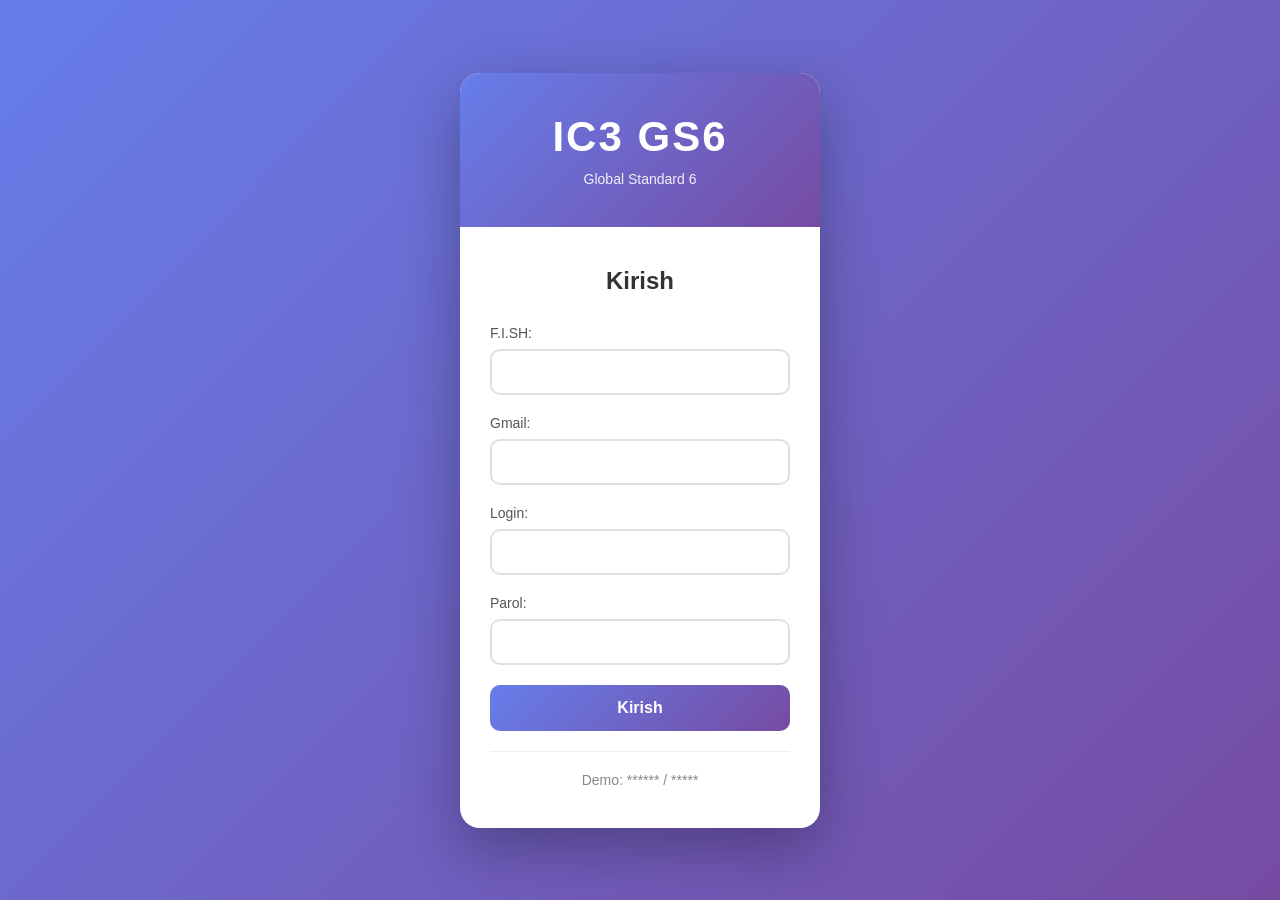
<file: index.html>
<!DOCTYPE html>
<html lang="uz">
<head>
    <meta charset="UTF-8">
    <meta name="viewport" content="width=device-width, initial-scale=1.0">
    <title>IC3 GS6 - Kirish</title>
    <link rel="stylesheet" href="styles.css">
</head>
<body>
    <div class="container">
        <div class="login-box">
            <div class="logo">
                <h1>IC3 GS6</h1>
                <p>Global Standard 6</p>
            </div>
            <form id="loginForm">
                <h2>Kirish</h2>
                <div class="input-group">
                    <label for="fish">F.I.SH:</label>
                    <input type="text" id="fish" name="FISH" required>
                </div>
                <div class="input-group">
                    <label for="email">Gmail:</label>
                    <input type="email" id="email" name="Gmail" required>
                </div>
                <div class="input-group">
                    <label for="username">Login:</label>
                    <input type="text" id="username" name="username" required>
                </div>
                <div class="input-group">
                    <label for="password">Parol:</label>
                    <input type="password" id="password" name="password" required>
                </div>
                <button type="submit" class="login-btn">Kirish</button>
                <div class="demo-info">
                    <p>Demo: ****** / *****</p>
                </div>
            </form>
        </div>
    </div>
    <script src="script.js"></script>
</body>
</html>
</file>
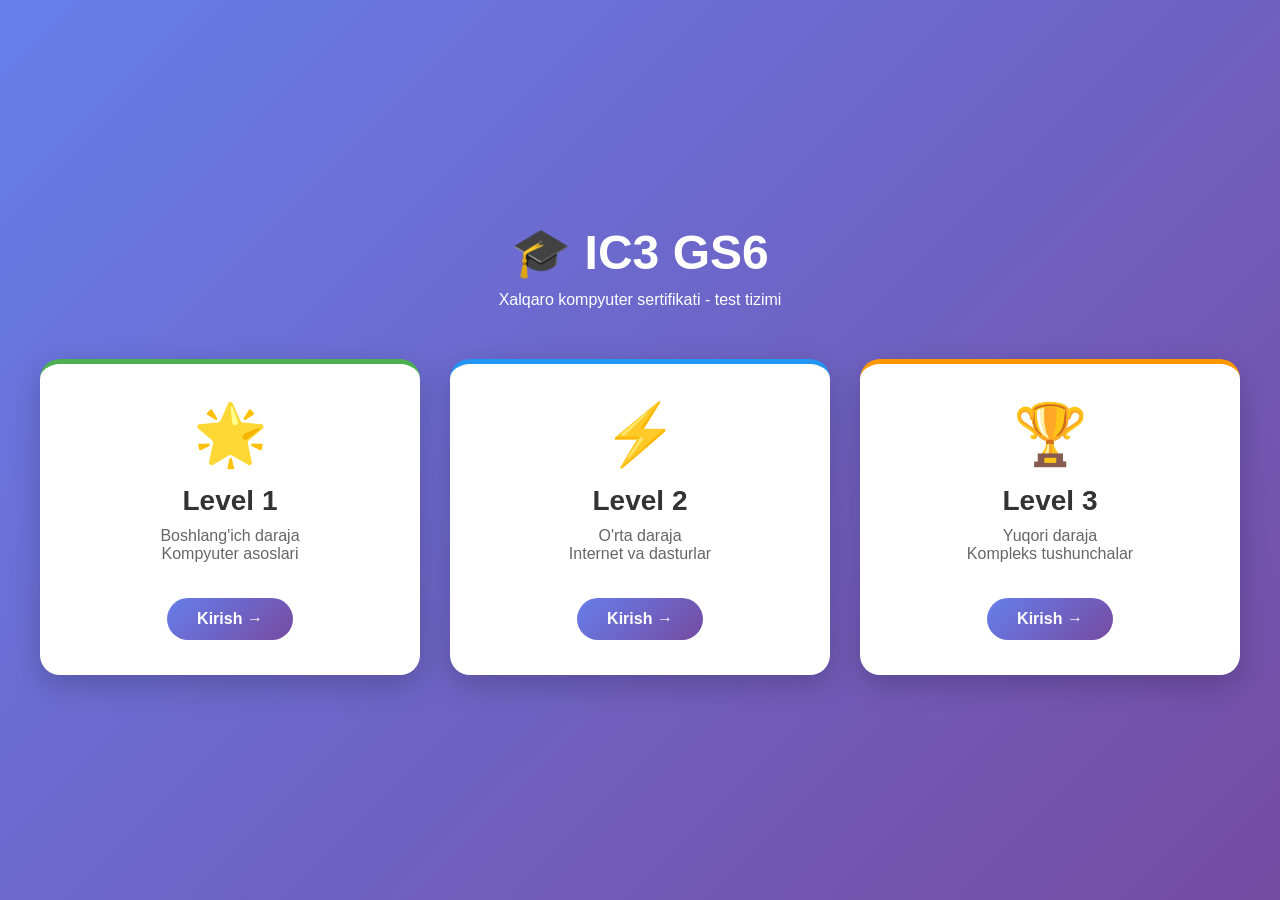
<file: test.html>
<!DOCTYPE html>
<html lang="uz">
<head>
    <meta charset="UTF-8">
    <meta name="viewport" content="width=device-width, initial-scale=1.0, user-scalable=no">
    <title>IC3 GS6 - Interaktiv Test Tizimi</title>
    <style>
        * {
            margin: 0;
            padding: 0;
            box-sizing: border-box;
        }

        body {
            font-family: 'Segoe UI', Tahoma, Geneva, Verdana, sans-serif;
            background: linear-gradient(135deg, #667eea 0%, #764ba2 100%);
            min-height: 100vh;
            -webkit-user-select: none;
            user-select: none;
        }

        /* Level tanlash sahifasi */
        .level-selection {
            min-height: 100vh;
            display: flex;
            align-items: center;
            justify-content: center;
            padding: 40px 20px;
        }

        .selection-container {
            max-width: 1200px;
            width: 100%;
        }

        .selection-header {
            text-align: center;
            color: white;
            margin-bottom: 50px;
        }

        .selection-header h1 {
            font-size: 48px;
            margin-bottom: 10px;
        }

        .levels-container {
            display: grid;
            grid-template-columns: repeat(auto-fit, minmax(320px, 1fr));
            gap: 30px;
        }

        .level-card {
            background: white;
            border-radius: 20px;
            padding: 35px 25px;
            text-align: center;
            transition: all 0.3s ease;
            box-shadow: 0 10px 30px rgba(0,0,0,0.2);
            cursor: pointer;
        }

        .level-card:hover {
            transform: translateY(-10px);
        }

        .level-card.level1 { border-top: 5px solid #4caf50; }
        .level-card.level2 { border-top: 5px solid #2196f3; }
        .level-card.level3 { border-top: 5px solid #ff9800; }

        .level-icon { font-size: 60px; margin-bottom: 15px; }
        .level-card h2 { font-size: 28px; margin-bottom: 10px; color: #333; }
        .level-desc { color: #666; margin-bottom: 20px; }

        .level-enter-btn {
            background: linear-gradient(135deg, #667eea 0%, #764ba2 100%);
            color: white;
            border: none;
            padding: 12px 30px;
            border-radius: 30px;
            font-size: 16px;
            font-weight: bold;
            cursor: pointer;
            margin-top: 15px;
        }

        /* Login modal */
        .login-modal {
            display: none;
            position: fixed;
            top: 0;
            left: 0;
            width: 100%;
            height: 100%;
            background: rgba(0,0,0,0.6);
            z-index: 10000;
            align-items: center;
            justify-content: center;
        }

        .login-modal.active { display: flex; }

        .login-modal-content {
            background: white;
            border-radius: 20px;
            max-width: 400px;
            width: 90%;
            overflow: hidden;
        }

        .login-modal-header {
            background: linear-gradient(135deg, #667eea 0%, #764ba2 100%);
            color: white;
            padding: 20px;
            display: flex;
            justify-content: space-between;
            align-items: center;
        }

        .login-modal-body { padding: 25px; }

        .input-group {
            margin-bottom: 20px;
        }

        .input-group label {
            display: block;
            margin-bottom: 8px;
            color: #555;
        }

        .input-group input {
            width: 100%;
            padding: 12px;
            border: 2px solid #e0e0e0;
            border-radius: 10px;
            font-size: 16px;
        }

        .login-submit-btn {
            width: 100%;
            padding: 12px;
            background: linear-gradient(135deg, #667eea 0%, #764ba2 100%);
            color: white;
            border: none;
            border-radius: 10px;
            font-size: 16px;
            font-weight: bold;
            cursor: pointer;
        }

        .login-error {
            background: #ffebee;
            color: #f44336;
            padding: 10px;
            border-radius: 8px;
            margin-top: 15px;
            font-size: 14px;
            display: none;
        }

        /* Test wrapper */
        .test-wrapper {
            max-width: 1400px;
            margin: 0 auto;
            padding: 20px;
            display: none;
        }

        .header {
            background: white;
            border-radius: 15px;
            padding: 15px 25px;
            display: flex;
            justify-content: space-between;
            align-items: center;
            margin-bottom: 20px;
        }

        .header-left h1 { color: #667eea; font-size: 24px; }

        .level-badge {
            padding: 5px 15px;
            border-radius: 20px;
            font-size: 13px;
            font-weight: bold;
            margin-left: 15px;
        }
        .level-badge.level1 { background: #e8f5e9; color: #4caf50; }
        .level-badge.level2 { background: #e3f2fd; color: #2196f3; }
        .level-badge.level3 { background: #fff3e0; color: #ff9800; }

        .logout-btn {
            background: #f44336;
            color: white;
            border: none;
            padding: 8px 20px;
            border-radius: 8px;
            cursor: pointer;
        }

        .main-content {
            display: grid;
            grid-template-columns: 300px 1fr;
            gap: 20px;
        }

        .left-panel {
            background: white;
            border-radius: 15px;
            padding: 20px;
        }

        .stats-panel {
            margin-bottom: 25px;
            padding-bottom: 20px;
            border-bottom: 2px solid #f0f0f0;
        }

        .stats-item {
            display: flex;
            justify-content: space-between;
            padding: 8px 0;
            color: #666;
        }

        .progress-bar {
            margin-top: 15px;
            height: 8px;
            background: #f0f0f0;
            border-radius: 10px;
            overflow: hidden;
        }

        .progress-fill {
            height: 100%;
            background: linear-gradient(135deg, #667eea 0%, #764ba2 100%);
            transition: width 0.3s;
        }

        .question-grid {
            display: grid;
            grid-template-columns: repeat(5, 1fr);
            gap: 10px;
            margin-top: 15px;
        }

        .question-number {
            aspect-ratio: 1;
            display: flex;
            align-items: center;
            justify-content: center;
            background: #f5f5f5;
            border-radius: 10px;
            cursor: pointer;
            font-weight: bold;
        }

        .question-number.active {
            background: linear-gradient(135deg, #667eea 0%, #764ba2 100%);
            color: white;
        }

        .question-number.answered { background: #fff3e0; color: #ff9800; }
        .question-number.correct { background: #c8e6c9; color: #4caf50; }
        .question-number.wrong { background: #ffcdd2; color: #f44336; }

        .right-panel {
            background: white;
            border-radius: 15px;
            padding: 25px;
        }

        .question-header {
            display: flex;
            justify-content: space-between;
            margin-bottom: 20px;
            padding-bottom: 15px;
            border-bottom: 2px solid #f0f0f0;
        }

        .question-badge {
            background: linear-gradient(135deg, #667eea 0%, #764ba2 100%);
            color: white;
            padding: 5px 15px;
            border-radius: 20px;
            font-size: 12px;
        }

        .question-text {
            font-size: 18px;
            color: #333;
            margin-bottom: 25px;
            line-height: 1.6;
        }

        .options-container {
            display: flex;
            flex-direction: column;
            gap: 12px;
            margin-bottom: 25px;
        }

        .option-item {
            display: flex;
            align-items: center;
            gap: 12px;
            padding: 12px 15px;
            background: #f8f9fa;
            border-radius: 10px;
            cursor: pointer;
        }

        .option-item.selected {
            background: #e3f2fd;
            border-left: 4px solid #2196f3;
        }

        .truefalse-container {
            display: flex;
            flex-direction: column;
            gap: 15px;
            margin-bottom: 25px;
        }

        .truefalse-row {
            display: flex;
            justify-content: space-between;
            align-items: center;
            padding: 12px;
            background: #f8f9fa;
            border-radius: 10px;
        }

        .truefalse-buttons { display: flex; gap: 10px; }

        .true-btn, .false-btn {
            padding: 8px 20px;
            border: none;
            border-radius: 8px;
            cursor: pointer;
        }

        .true-btn { background: #c8e6c9; color: #4caf50; }
        .true-btn.selected { background: #4caf50; color: white; }
        .false-btn { background: #ffcdd2; color: #f44336; }
        .false-btn.selected { background: #f44336; color: white; }

        .matching-container {
            display: grid;
            grid-template-columns: 1fr 1fr;
            gap: 20px;
            margin-bottom: 25px;
        }

        .matching-item, .matching-target {
            padding: 10px;
            background: #f8f9fa;
            border-radius: 8px;
            margin-bottom: 8px;
            cursor: pointer;
        }

        .matching-target { background: #fff3e0; min-height: 45px; }

        .ranking-container {
            display: flex;
            flex-direction: column;
            gap: 10px;
            margin-bottom: 25px;
        }

        .ranking-item {
            display: flex;
            align-items: center;
            gap: 10px;
            padding: 10px;
            background: #f8f9fa;
            border-radius: 8px;
            cursor: move;
        }

        .ranking-number {
            width: 30px;
            height: 30px;
            background: #667eea;
            color: white;
            border-radius: 50%;
            display: flex;
            align-items: center;
            justify-content: center;
        }

        .nav-buttons {
            display: flex;
            gap: 15px;
            margin-top: 25px;
        }

        .prev-btn, .next-btn, .check-btn {
            flex: 1;
            padding: 12px;
            border: none;
            border-radius: 10px;
            cursor: pointer;
            font-weight: bold;
        }

        .prev-btn { background: #e0e0e0; color: #666; }
        .next-btn { background: #667eea; color: white; }
        .check-btn { background: #4caf50; color: white; }

        .result-message {
            margin-top: 20px;
            padding: 12px;
            border-radius: 10px;
            text-align: center;
            font-weight: bold;
        }

        .result-message.correct { background: #c8e6c9; color: #4caf50; }
        .result-message.wrong { background: #ffcdd2; color: #f44336; }

        .modal {
            display: none;
            position: fixed;
            top: 0;
            left: 0;
            width: 100%;
            height: 100%;
            background: rgba(0,0,0,0.5);
            justify-content: center;
            align-items: center;
            z-index: 1000;
        }

        .modal.active { display: flex; }

        .modal-content {
            background: white;
            border-radius: 20px;
            padding: 40px;
            max-width: 500px;
            width: 90%;
            text-align: center;
        }

        .results-summary { margin: 25px 0; }
        .results-summary p { padding: 8px 0; font-size: 18px; }

        @media (max-width: 768px) {
            .main-content { grid-template-columns: 1fr; }
            .levels-container { grid-template-columns: 1fr; }
        }
    </style>
</head>
<body>
    <!-- Level tanlash sahifasi -->
    <div class="level-selection" id="levelSelection">
        <div class="selection-container">
            <div class="selection-header">
                <h1>🎓 IC3 GS6</h1>
                <p>Xalqaro kompyuter sertifikati - test tizimi</p>
            </div>
            <div class="levels-container">
                <div class="level-card level1" onclick="showLoginModal('level1')">
                    <div class="level-icon">🌟</div>
                    <h2>Level 1</h2>
                    <p class="level-desc">Boshlang'ich daraja<br>Kompyuter asoslari</p>
                    <button class="level-enter-btn">Kirish →</button>
                </div>
                <div class="level-card level2" onclick="showLoginModal('level2')">
                    <div class="level-icon">⚡</div>
                    <h2>Level 2</h2>
                    <p class="level-desc">O'rta daraja<br>Internet va dasturlar</p>
                    <button class="level-enter-btn">Kirish →</button>
                </div>
                <div class="level-card level3" onclick="showLoginModal('level3')">
                    <div class="level-icon">🏆</div>
                    <h2>Level 3</h2>
                    <p class="level-desc">Yuqori daraja<br>Kompleks tushunchalar</p>
                    <button class="level-enter-btn">Kirish →</button>
                </div>
            </div>
        </div>
    </div>

    
<div class="login-modal" id="loginModal">
    <div class="login-modal-content">
        <div class="login-modal-header">
            <h2>🔐 Levelga kirish</h2>
            <button style="background:none; border:none; color:white; font-size:24px; cursor:pointer;">&times;</button>
        </div>
        <div class="login-modal-body">
            <div id="modalLevelInfo" class="level-info-display"></div>
            <div class="input-group">
                <label>👤 Login</label>
                <input type="text" id="loginInput" placeholder="Loginni kiriting">
            </div>
            <div class="input-group">
                <label>🔑 Parol</label>
                <input type="password" id="passwordInput" placeholder="Parolni kiriting">
            </div>
            <button class="login-submit-btn" onclick="authenticate()">Kirish</button>
            <div class="login-error" id="loginError"></div>
        </div>
    </div>
</div>
    <!-- Test sahifasi -->
    <div class="test-wrapper" id="testWrapper">
        <div class="header">
            <div class="header-left">
                <h1>📚 IC3 GS6</h1>
                <span id="levelBadge" class="level-badge"></span>
            </div>
            <div class="header-center">
                <span id="userDisplay"></span>
            </div>
            <div class="header-right">
                <button class="logout-btn" onclick="logout()">🚪 Chiqish</button>
            </div>
        </div>

        <div class="main-content">
            <div class="left-panel">
                <div class="stats-panel">
                    <h3>📊 Statistika</h3>
                    <div class="stats-item"><span>📝 Jami savollar:</span><span id="totalQuestions">0</span></div>
                    <div class="stats-item"><span>✅ Javob berilgan:</span><span id="answeredCount">0</span></div>
                    <div class="stats-item"><span>⭐ To'g'ri javoblar:</span><span id="correctCount">0</span></div>
                    <div class="stats-item"><span>⏳ Qolgan savollar:</span><span id="remainingCount">0</span></div>
                    <div class="progress-bar"><div class="progress-fill" id="progressFill"></div></div>
                </div>
                <div class="questions-nav">
                    <h3>📌 Savollar</h3>
                    <div class="question-grid" id="questionGrid"></div>
                </div>
            </div>

            <div class="right-panel">
                <div class="question-header">
                    <span class="question-badge" id="questionType"></span>
                    <span class="question-id" id="questionId"></span>
                </div>
                <div class="question-text" id="questionText"></div>
                <div class="answer-area" id="answerArea"></div>
                <div class="nav-buttons">
                    <button class="prev-btn" onclick="changeQuestion('prev')">◀ Oldingi</button>
                    <button class="check-btn" onclick="checkAnswer()">✅ Tekshirish</button>
                    <button class="next-btn" onclick="changeQuestion('next')">Keyingi ▶</button>
                </div>
                <div class="result-message" id="resultMessage"></div>
            </div>
        </div>
    </div>

    <!-- Natijalar modal -->
    <div class="modal" id="resultsModal">
        <div class="modal-content">
            <h2>🎉 Test yakunlandi!</h2>
            <div class="results-summary">
                <p>Jami savollar: <span id="resultTotal">0</span></p>
                <p>To'g'ri javoblar: <span id="resultCorrect">0</span></p>
                <p>Noto'g'ri javoblar: <span id="resultWrong">0</span></p>
                <p>Foiz: <span id="resultPercent">0%</span></p>
            </div>
            <button class="login-submit-btn" onclick="closeModal()" style="margin-top:15px;">Yopish</button>
        </div>
    </div>

    <script src="questions.js"></script>
    <script src="test.js"></script>
</body>
</html>
</file>
<file: styles.css>
* {
    margin: 0;
    padding: 0;
    box-sizing: border-box;
    font-family: 'Segoe UI', Tahoma, Geneva, Verdana, sans-serif;
}

body {
    background: linear-gradient(135deg, #667eea 0%, #764ba2 100%);
    min-height: 100vh;
    display: flex;
    justify-content: center;
    align-items: center;
}

/* Login sahifasi stillari */
.container {
    width: 100%;
    max-width: 400px;
    padding: 20px;
}

.login-box {
    background: white;
    border-radius: 20px;
    box-shadow: 0 20px 60px rgba(0, 0, 0, 0.3);
    overflow: hidden;
}

.logo {
    background: linear-gradient(135deg, #667eea 0%, #764ba2 100%);
    color: white;
    padding: 40px 30px;
    text-align: center;
}

.logo h1 {
    font-size: 42px;
    margin-bottom: 10px;
    letter-spacing: 2px;
}

.logo p {
    font-size: 14px;
    opacity: 0.9;
}

#loginForm {
    padding: 40px 30px;
}

#loginForm h2 {
    text-align: center;
    margin-bottom: 30px;
    color: #333;
    font-size: 24px;
}

.input-group {
    margin-bottom: 20px;
}

.input-group label {
    display: block;
    margin-bottom: 8px;
    color: #555;
    font-weight: 500;
    font-size: 14px;
}

.input-group input {
    width: 100%;
    padding: 12px 15px;
    border: 2px solid #e0e0e0;
    border-radius: 10px;
    font-size: 16px;
    transition: border-color 0.3s;
}

.input-group input:focus {
    outline: none;
    border-color: #667eea;
}

.login-btn {
    width: 100%;
    padding: 14px;
    background: linear-gradient(135deg, #667eea 0%, #764ba2 100%);
    color: white;
    border: none;
    border-radius: 10px;
    font-size: 16px;
    font-weight: 600;
    cursor: pointer;
    transition: transform 0.2s, box-shadow 0.2s;
}

.login-btn:hover {
    transform: translateY(-2px);
    box-shadow: 0 10px 20px rgba(102, 126, 234, 0.3);
}

.demo-info {
    margin-top: 20px;
    text-align: center;
    color: #888;
    font-size: 14px;
    padding-top: 20px;
    border-top: 1px solid #eee;
}

/* Test sahifasi stillari */
.test-wrapper {
    width: 100%;
    min-height: 100vh;
    background: #f5f5f5;
}

.header {
    background: white;
    padding: 15px 30px;
    display: flex;
    justify-content: space-between;
    align-items: center;
    box-shadow: 0 2px 10px rgba(0, 0, 0, 0.1);
    position: fixed;
    top: 0;
    left: 0;
    right: 0;
    z-index: 100;
}

.header-left h1 {
    font-size: 24px;
    background: linear-gradient(135deg, #667eea 0%, #764ba2 100%);
    -webkit-background-clip: text;
    -webkit-text-fill-color: transparent;
}

.header-center {
    display: flex;
    gap: 10px;
}

.level-btn {
    padding: 8px 25px;
    border: none;
    border-radius: 25px;
    background: #f0f0f0;
    color: #333;
    font-weight: 600;
    cursor: pointer;
    transition: all 0.3s;
    font-size: 14px;
}

.level-btn.active {
    background: linear-gradient(135deg, #667eea 0%, #764ba2 100%);
    color: white;
}

.header-right {
    display: flex;
    align-items: center;
    gap: 15px;
}

#userDisplay {
    font-weight: 600;
    color: #333;
}

.logout-btn {
    padding: 6px 15px;
    background: #ff4757;
    color: white;
    border: none;
    border-radius: 8px;
    cursor: pointer;
    font-weight: 500;
    transition: background 0.3s;
}

.logout-btn:hover {
    background: #ff3344;
}

.main-content {
    display: flex;
    margin-top: 70px;
    min-height: calc(100vh - 70px);
}

.left-panel {
    width: 280px;
    background: white;
    padding: 20px;
    box-shadow: 2px 0 10px rgba(0, 0, 0, 0.1);
    position: fixed;
    height: calc(100vh - 70px);
    overflow-y: auto;
}

.right-panel {
    flex: 1;
    margin-left: 280px;
    padding: 20px;
}

.stats-panel {
    background: #f8f9fa;
    border-radius: 15px;
    padding: 20px;
    margin-bottom: 25px;
}

.stats-panel h3 {
    margin-bottom: 15px;
    color: #333;
    font-size: 18px;
    padding-bottom: 10px;
    border-bottom: 2px solid #e0e0e0;
}

.stats-item {
    display: flex;
    justify-content: space-between;
    margin-bottom: 12px;
    color: #555;
    font-size: 14px;
}

.stats-item span:last-child {
    font-weight: 600;
    color: #667eea;
}

.questions-nav {
    background: #f8f9fa;
    border-radius: 15px;
    padding: 20px;
}

.questions-nav h3 {
    margin-bottom: 15px;
    color: #333;
    font-size: 18px;
}

.question-grid {
    display: grid;
    grid-template-columns: repeat(4, 1fr);
    gap: 8px;
}

.question-number {
    width: 45px;
    height: 45px;
    background: white;
    border: 2px solid #e0e0e0;
    border-radius: 10px;
    display: flex;
    align-items: center;
    justify-content: center;
    font-weight: 600;
    cursor: pointer;
    transition: all 0.3s;
    font-size: 14px;
}

.question-number:hover {
    border-color: #667eea;
    transform: scale(1.05);
}

.question-number.active {
    background: #667eea;
    color: white;
    border-color: #667eea;
}

.question-number.answered {
    background: #4caf50;
    color: white;
    border-color: #4caf50;
}

.question-number.correct {
    background: #4caf50;
    color: white;
    border-color: #4caf50;
}

.question-number.wrong {
    background: #ff4757;
    color: white;
    border-color: #ff4757;
}

.question-box {
    background: white;
    border-radius: 15px;
    padding: 30px;
    box-shadow: 0 5px 15px rgba(0, 0, 0, 0.1);
}

.question-header {
    display: flex;
    justify-content: space-between;
    margin-bottom: 20px;
    padding-bottom: 15px;
    border-bottom: 2px solid #f0f0f0;
}

.question-badge {
    background: #667eea;
    color: white;
    padding: 5px 15px;
    border-radius: 20px;
    font-size: 12px;
    font-weight: 600;
}

.question-id {
    color: #888;
    font-size: 12px;
}

.question-text {
    font-size: 18px;
    font-weight: 600;
    margin-bottom: 25px;
    color: #333;
    line-height: 1.6;
}

.answer-area {
    min-height: 200px;
    margin-bottom: 25px;
}

.nav-buttons {
    display: flex;
    justify-content: space-between;
    gap: 10px;
}

.prev-btn, .next-btn, .check-btn {
    padding: 12px 25px;
    border: none;
    border-radius: 10px;
    font-weight: 600;
    cursor: pointer;
    transition: all 0.3s;
    font-size: 14px;
}

.prev-btn {
    background: #f0f0f0;
    color: #333;
}

.next-btn {
    background: #667eea;
    color: white;
}

.check-btn {
    background: #4caf50;
    color: white;
}

.prev-btn:hover, .next-btn:hover, .check-btn:hover {
    transform: translateY(-2px);
    box-shadow: 0 5px 15px rgba(0, 0, 0, 0.2);
}

.result-message {
    margin-top: 20px;
    padding: 15px;
    border-radius: 10px;
    font-weight: 500;
    display: none;
}

.result-message.correct {
    display: block;
    background: #d4edda;
    color: #155724;
    border: 1px solid #c3e6cb;
}

.result-message.wrong {
    display: block;
    background: #f8d7da;
    color: #721c24;
    border: 1px solid #f5c6cb;
}

/* Modal oynasi */
.modal {
    display: none;
    position: fixed;
    top: 0;
    left: 0;
    right: 0;
    bottom: 0;
    background: rgba(0, 0, 0, 0.5);
    z-index: 1000;
    align-items: center;
    justify-content: center;
}

.modal.active {
    display: flex;
}

.modal-content {
    background: white;
    padding: 40px;
    border-radius: 20px;
    max-width: 400px;
    width: 90%;
}

.modal-content h2 {
    margin-bottom: 20px;
    color: #333;
    text-align: center;
}

.results-summary {
    margin: 25px 0;
    padding: 20px;
    background: #f8f9fa;
    border-radius: 15px;
}

.results-summary p {
    margin: 12px 0;
    display: flex;
    justify-content: space-between;
    font-size: 16px;
}

.close-modal {
    width: 100%;
    padding: 12px;
    background: linear-gradient(135deg, #667eea 0%, #764ba2 100%);
    color: white;
    border: none;
    border-radius: 10px;
    font-size: 16px;
    cursor: pointer;
    transition: transform 0.3s;
}

.close-modal:hover {
    transform: translateY(-2px);
}
</file>
